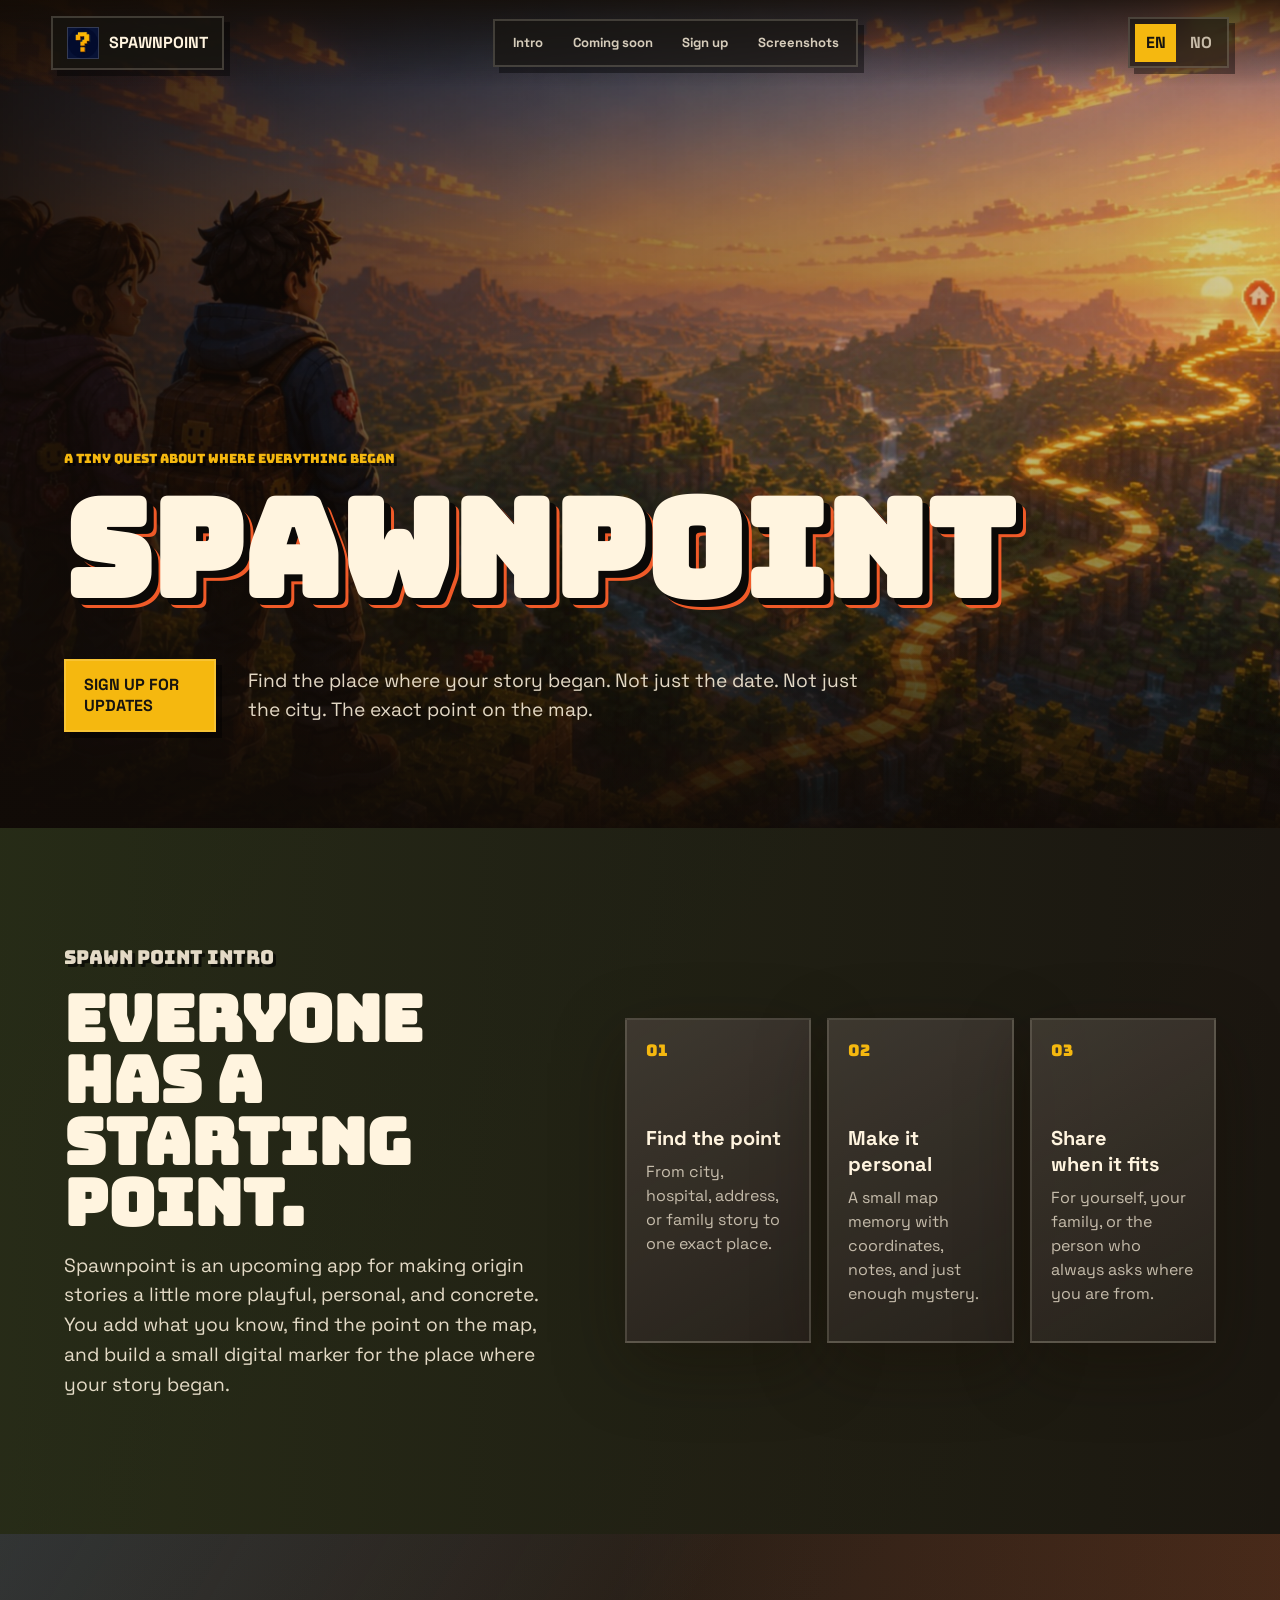
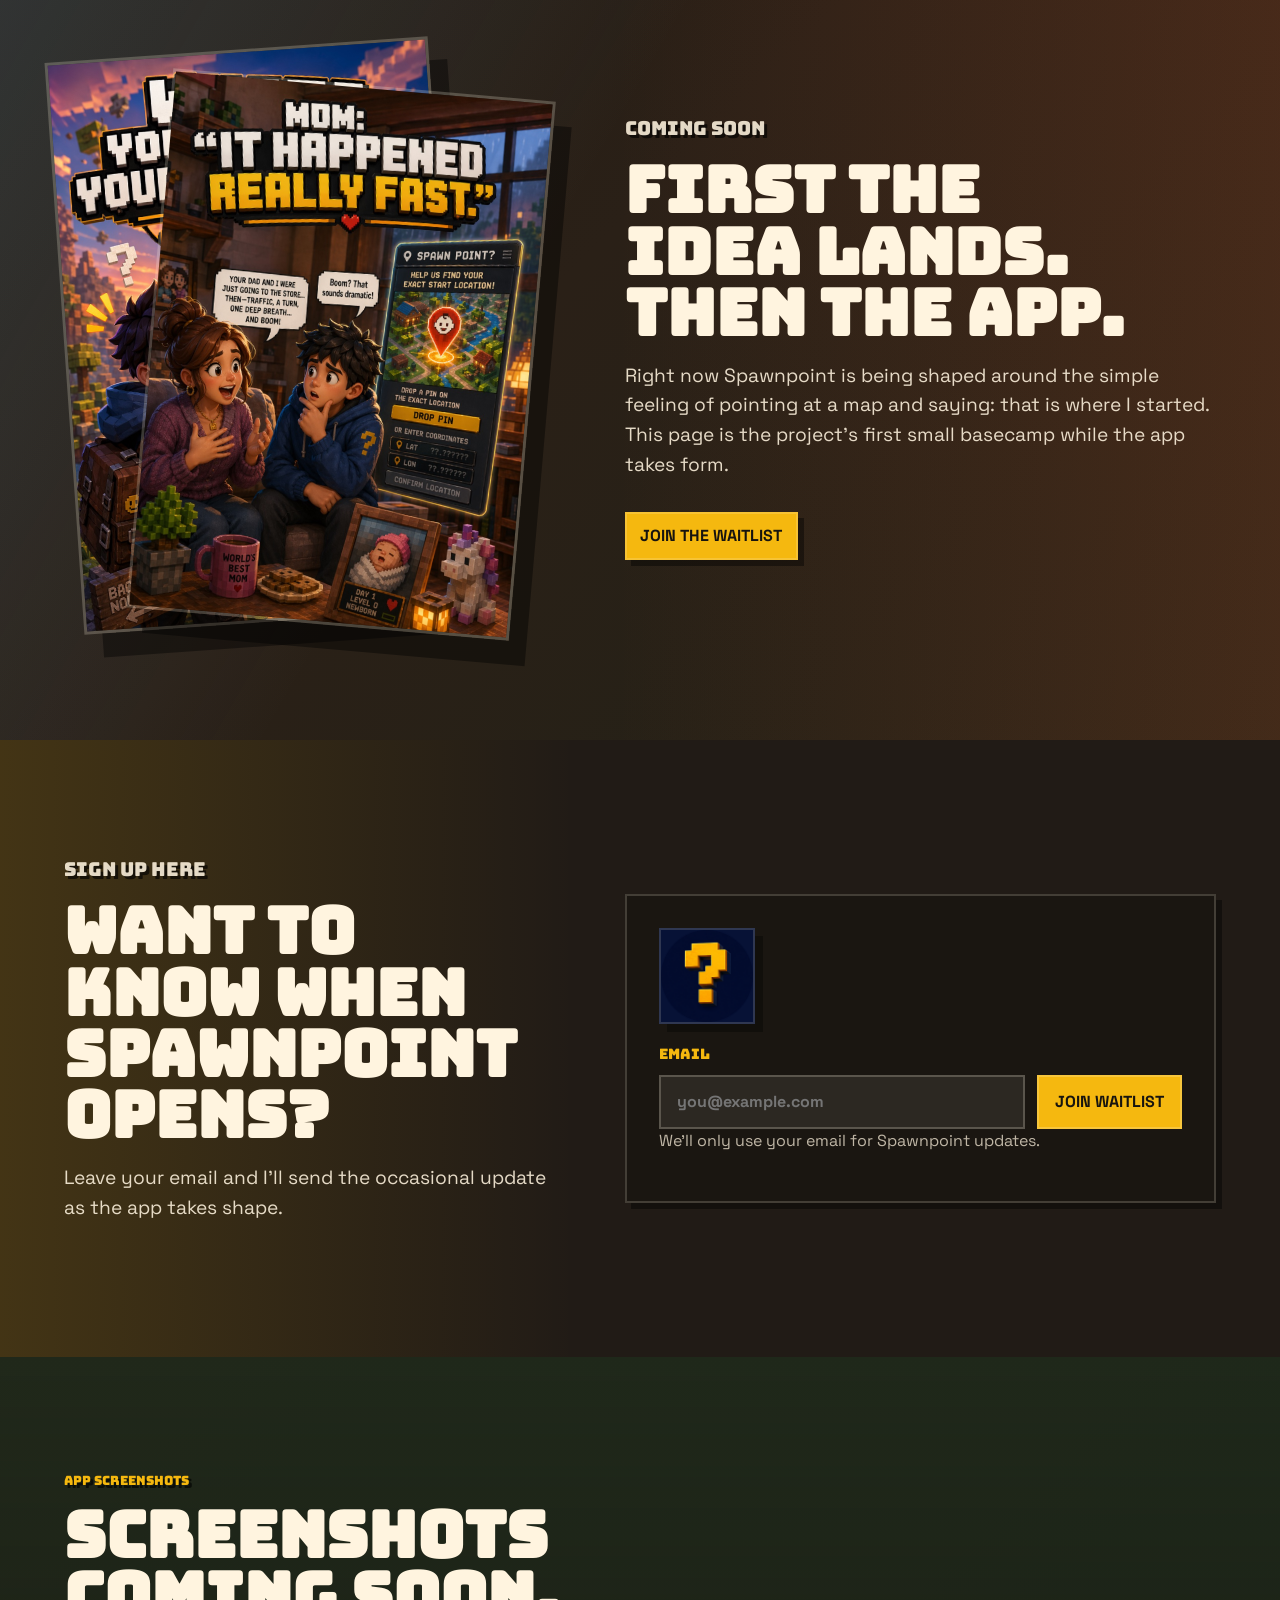
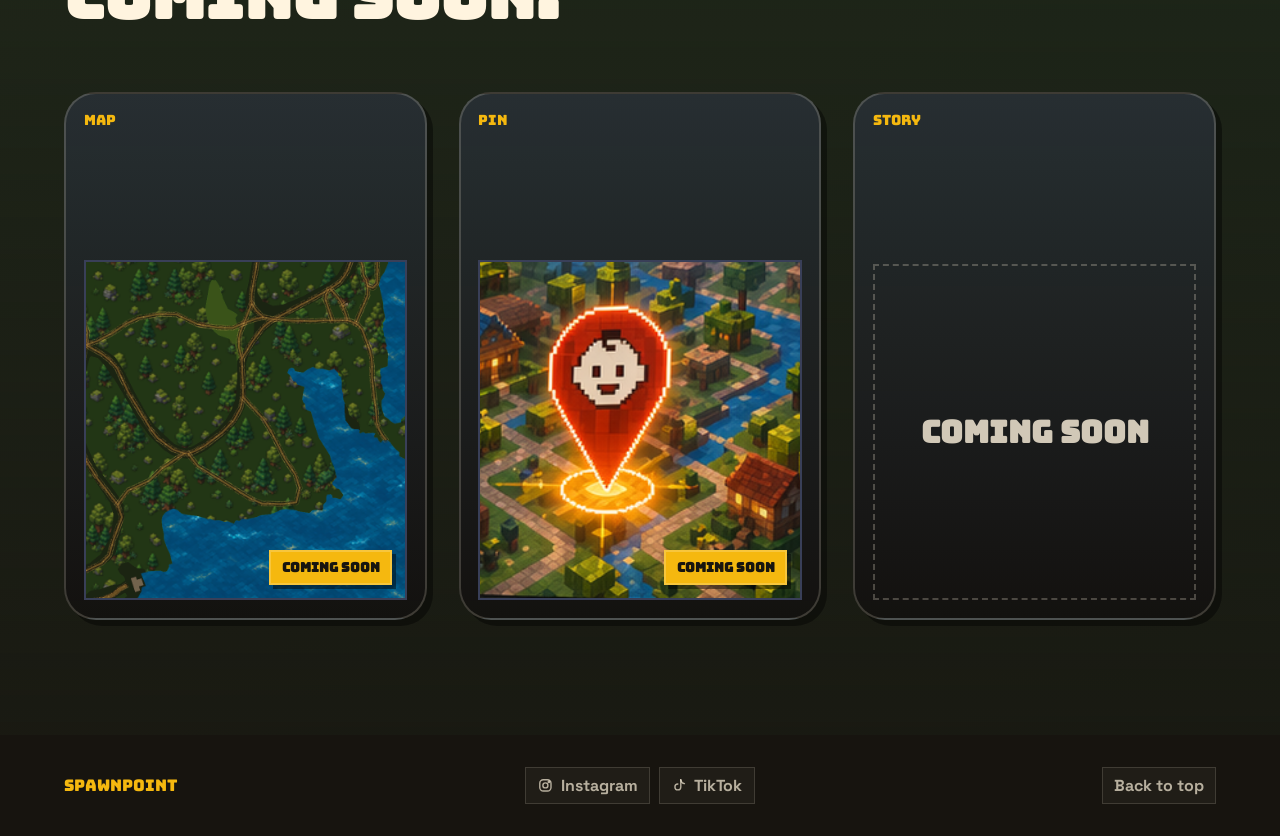
<file: index.html>
<!doctype html>
<html lang="en">
  <head>
    <meta charset="utf-8" />
    <meta name="viewport" content="width=device-width, initial-scale=1" />
    <meta
      name="description"
      content="Spawnpoint is an upcoming app for finding the place your story began."
      data-i18n-content="metaDescription"
    />
    <meta name="robots" content="index, follow" />
    <meta name="theme-color" content="#17140f" />
    <meta property="og:type" content="website" />
    <meta property="og:title" content="Spawnpoint | Where did your story begin?" />
    <meta
      property="og:description"
      content="Spawnpoint is an upcoming app for finding the place your story began."
    />
    <meta property="og:url" content="https://spawnpoint.online/" />
    <meta
      property="og:image"
      content="https://spawnpoint.online/assets/images/spawnpoint-hero.jpg"
    />
    <meta name="twitter:card" content="summary_large_image" />
    <meta name="twitter:title" content="Spawnpoint | Where did your story begin?" />
    <meta
      name="twitter:description"
      content="Spawnpoint is an upcoming app for finding the place your story began."
    />
    <meta
      name="twitter:image"
      content="https://spawnpoint.online/assets/images/spawnpoint-hero.jpg"
    />
    <title>Spawnpoint | Where did your story begin?</title>
    <link rel="canonical" href="https://spawnpoint.online/" />
    <link rel="manifest" href="site.webmanifest" />
    <link rel="preconnect" href="https://fonts.googleapis.com" />
    <link rel="preconnect" href="https://fonts.gstatic.com" crossorigin />
    <link
      href="https://fonts.googleapis.com/css2?family=Bungee&family=Space+Grotesk:wght@400;600;700&display=swap"
      rel="stylesheet"
    />
    <link rel="icon" href="assets/icons/icon-192.png" type="image/png" sizes="192x192" />
    <link rel="apple-touch-icon" href="assets/icons/apple-touch-icon.png" sizes="180x180" />
    <meta name="msapplication-TileImage" content="assets/icons/icon-512.png" />
    <link rel="stylesheet" href="styles.css" />
  </head>
  <body>
    <header class="site-header" aria-label="Top menu" data-i18n-aria-label="headerLabel">
      <a class="brand" href="#top" aria-label="Spawnpoint home" data-i18n-aria-label="brandLabel">
        <span class="brand-mark" aria-hidden="true">
          <img src="assets/icons/icon-192.png" alt="" />
        </span>
        <span>Spawnpoint</span>
      </a>
      <nav aria-label="Sections" data-i18n-aria-label="navLabel">
        <a href="#intro" data-i18n="navIntro">Intro</a>
        <a href="#soon" data-i18n="navSoon">Coming soon</a>
        <a href="#signup" data-i18n="navSignup">Sign up</a>
        <a href="#screens" data-i18n="navScreens">Screenshots</a>
      </nav>
      <div class="language-switch" role="group" aria-label="Language" data-i18n-aria-label="languageLabel">
        <button class="is-active" type="button" data-lang-option="en" aria-pressed="true">EN</button>
        <button type="button" data-lang-option="no" aria-pressed="false">NO</button>
      </div>
    </header>

    <main id="top">
      <section class="hero" aria-labelledby="hero-title">
        <img
          class="hero-media"
          src="assets/images/spawnpoint-hero.jpg"
          alt=""
          aria-hidden="true"
        />
        <div class="hero-shade" aria-hidden="true"></div>
        <div class="hero-content">
          <p class="kicker" data-i18n="heroKicker">A tiny quest about where everything began</p>
          <h1 id="hero-title">Spawnpoint</h1>
          <div class="hero-lower">
            <a class="button primary" href="#signup" data-i18n="heroPrimary">Sign up for updates</a>
            <p class="hero-copy" data-i18n="heroCopy">
              Find the place where your story began. Not just the date. Not just
              the city. The exact point on the map.
            </p>
          </div>
        </div>
      </section>

      <section class="intro-section" id="intro" aria-labelledby="intro-title">
        <div class="section-copy">
          <p class="section-label" data-i18n="introLabel">Spawn point intro</p>
          <h2 id="intro-title" data-i18n="introTitle">Everyone has a starting point.</h2>
          <p data-i18n="introCopy">
            Spawnpoint is an upcoming app for making origin stories a little
            more playful, personal, and concrete. You add your spawn story, find
            the point on the map, and build a small digital marker for the
            place where your origin story began.
          </p>
        </div>
        <div class="signal-grid" aria-label="Core ideas" data-i18n-aria-label="ideasLabel">
          <article>
            <span>01</span>
            <h3 data-i18n="ideaOneTitle">Find the point</h3>
            <p data-i18n="ideaOneCopy">From city, hospital, address, or family story to one exact place.</p>
          </article>
          <article>
            <span>02</span>
            <h3 data-i18n="ideaTwoTitle">Make it personal</h3>
            <p data-i18n="ideaTwoCopy">A small map memory with coordinates, notes, and just enough mystery.</p>
          </article>
          <article>
            <span>03</span>
            <h3 data-i18n="ideaThreeTitle">Share when it fits</h3>
            <p data-i18n="ideaThreeCopy">For yourself, your family, or the person who always asks where you are from.</p>
          </article>
        </div>
      </section>

      <section class="soon-section" id="soon" aria-labelledby="soon-title">
        <div class="poster-stack" aria-hidden="true">
          <img src="assets/images/spawnpoint-origin-poster.jpg" alt="" />
          <img src="assets/images/spawnpoint-fast-poster.jpg" alt="" />
        </div>
        <div class="section-copy">
          <p class="section-label" data-i18n="soonLabel">Coming soon</p>
          <h2 id="soon-title" data-i18n="soonTitle">Mobile app under development.</h2>
          <p data-i18n="soonCopy">
            Right now Spawnpoint is being shaped around the simple feeling of
            pointing at a map diving into origin stories. This page is
            the project's first small basecamp while the app takes form.
          </p>
          <div class="status-row" aria-label="Waitlist" data-i18n-aria-label="statusLabel">
            <a class="status-cta" href="#signup" data-i18n="statusWaitlist">Join the waitlist</a>
          </div>
        </div>
      </section>

      <section class="signup-section" id="signup" aria-labelledby="signup-title">
        <div class="signup-copy">
          <p class="section-label" data-i18n="signupLabel">Sign up here</p>
          <h2 id="signup-title" data-i18n="signupTitle">Want to know when Spawnpoint begins?</h2>
          <p data-i18n="signupCopy">
            Leave your email and I'll send the occasional update as the app takes shape.
          </p>
        </div>
        <form
          class="signup-form"
          id="waitlist-form"
          action="https://formcarry.com/s/arQi40sZeJz"
          method="POST"
          accept-charset="UTF-8"
          target="formcarry_hidden_iframe"
          aria-label="Interest list signup"
          data-i18n-aria-label="formLabel"
        >
          <div
            class="form-status"
            id="form-status"
            role="status"
            aria-live="polite"
            hidden
          ></div>
          <iframe
            class="form-frame"
            id="formcarry_iframe"
            name="formcarry_hidden_iframe"
            title="Form submission"
          ></iframe>
          <img class="signup-logo" src="assets/icons/icon-192.png" alt="" aria-hidden="true" />
          <input
            class="hp-field"
            type="text"
            name="company"
            data-spam-trap
            tabindex="-1"
            autocomplete="off"
            aria-hidden="true"
          />
          <input type="hidden" name="_gotcha" data-spam-trap value="" />
          <input type="hidden" name="_next" id="nextField" value="" />
          <input type="hidden" name="form_name" value="spawnpoint_waitlist" />
          <input type="hidden" name="project" value="Spawnpoint" />
          <input type="hidden" name="product" value="Spawnpoint" />
          <input type="hidden" name="source" value="spawnpoint_website" />
          <input type="hidden" name="intent" value="waitlist" />
          <input type="hidden" name="subject" value="Spawnpoint waitlist signup" />
          <input type="hidden" name="message" value="Spawnpoint waitlist signup" />
          <input type="hidden" name="tags" value="spawnpoint,waitlist,landing-page,coming-soon" />
          <input type="hidden" name="landing_url" id="landingUrlField" value="" />
          <input type="hidden" name="referrer" id="referrerField" value="" />
          <input type="hidden" name="page_language" id="pageLanguageField" value="en" />
          <input type="hidden" name="utm_source" id="utmSourceField" value="not_set" />
          <input type="hidden" name="utm_medium" id="utmMediumField" value="not_set" />
          <input type="hidden" name="utm_campaign" id="utmCampaignField" value="not_set" />
          <input type="hidden" name="utm_content" id="utmContentField" value="not_set" />
          <input type="hidden" name="utm_term" id="utmTermField" value="not_set" />
          <label for="email" data-i18n="emailLabel">Email</label>
          <div class="input-row">
            <input
              id="email"
              name="email"
              type="email"
              inputmode="email"
              maxlength="254"
              placeholder="you@example.com"
              required
            />
            <button type="submit" data-i18n="formButton">Join waitlist</button>
          </div>
          <p data-i18n="formNote">We'll only use your email for Spawnpoint updates.</p>
        </form>
      </section>

      <section class="screens-section" id="screens" aria-labelledby="screens-title">
        <div class="section-heading">
          <p class="section-label" data-i18n="screensLabel">App screenshots</p>
          <h2 id="screens-title" data-i18n="screensTitle">Screenshots coming soon.</h2>
        </div>
        <div class="phone-grid">
          <article class="phone-mock phone-mock--preview">
            <span data-i18n="phoneOneLabel">Map</span>
            <div class="phone-preview">
              <img
                src="assets/images/spawnpoint-map-preview.png"
                alt="Voxel-style forest map with roads and coastline"
                data-i18n-alt="mapPreviewAlt"
              />
              <strong data-i18n="phoneComingSoon">Coming soon</strong>
            </div>
          </article>
          <article class="phone-mock phone-mock--preview">
            <span data-i18n="phoneTwoLabel">Pin</span>
            <div class="phone-preview">
              <img
                src="assets/images/spawnpoint-pin-preview.png"
                alt="Red Spawnpoint pin centered on a voxel map"
                data-i18n-alt="pinPreviewAlt"
              />
              <strong data-i18n="phoneComingSoon">Coming soon</strong>
            </div>
          </article>
          <article class="phone-mock">
            <span data-i18n="phoneThreeLabel">Story</span>
            <strong data-i18n="phoneComingSoon">Coming soon</strong>
          </article>
        </div>
      </section>
    </main>

    <footer>
      <span>Spawnpoint</span>
      <div class="footer-social" aria-label="Social links" data-i18n-aria-label="socialLinksLabel">
        <a
          href="https://www.instagram.com/spawnpoint.online/"
          target="_blank"
          rel="noopener noreferrer"
          aria-label="Follow Spawnpoint on Instagram"
          data-i18n-aria-label="instagramLabel"
        >
          <svg aria-hidden="true" viewBox="0 0 24 24">
            <rect x="4" y="4" width="16" height="16" rx="5" />
            <circle cx="12" cy="12" r="3.6" />
            <circle cx="17" cy="7" r="1" />
          </svg>
          Instagram
        </a>
        <a
          href="https://www.tiktok.com/@spawnpoint.online"
          target="_blank"
          rel="noopener noreferrer"
          aria-label="Follow Spawnpoint on TikTok"
          data-i18n-aria-label="tiktokLabel"
        >
          <svg aria-hidden="true" viewBox="0 0 24 24">
            <path d="M14 4v10.2a4.2 4.2 0 1 1-4.2-4.2" />
            <path d="M14 4c.5 3.2 2.4 5.1 5.2 5.4" />
          </svg>
          TikTok
        </a>
      </div>
      <a href="#top" data-i18n="footerTop">Back to top</a>
    </footer>
    <script type="application/ld+json">
      {
        "@context": "https://schema.org",
        "@graph": [
          {
            "@type": "Organization",
            "@id": "https://spawnpoint.online/#organization",
            "name": "Spawnpoint",
            "url": "https://spawnpoint.online/",
            "logo": "https://spawnpoint.online/assets/icons/icon-512.png",
            "sameAs": [
              "https://www.instagram.com/spawnpoint.online/",
              "https://www.tiktok.com/@spawnpoint.online"
            ]
          },
          {
            "@type": "WebSite",
            "@id": "https://spawnpoint.online/#website",
            "name": "Spawnpoint",
            "url": "https://spawnpoint.online/",
            "description": "Spawnpoint is an upcoming app for finding the exact place your story began.",
            "inLanguage": ["en", "no"],
            "publisher": {
              "@id": "https://spawnpoint.online/#organization"
            }
          }
        ]
      }
    </script>
    <script src="script.js"></script>
  </body>
</html>
</file>
<file: styles.css>
:root {
  --ink: #17140f;
  --coal: #211b16;
  --ember: #f05a28;
  --gold: #f5b80f;
  --heart: #e5382d;
  --moss: #597a32;
  --sky: #74a7c7;
  --paper: #fff4df;
  --bone: #f7ead4;
  --line: rgba(255, 244, 223, 0.24);
  --shadow: 0 22px 70px rgba(20, 12, 4, 0.34);
  font-family: "Space Grotesk", "Avenir Next", "Trebuchet MS", sans-serif;
  color: var(--paper);
  background: var(--ink);
}

* {
  box-sizing: border-box;
}

html {
  scroll-behavior: smooth;
}

body {
  margin: 0;
  min-width: 320px;
  background:
    radial-gradient(circle at top left, rgba(240, 90, 40, 0.18), transparent 36rem),
    linear-gradient(135deg, #17140f 0%, #2a2017 46%, #172416 100%);
}

body::before {
  position: fixed;
  inset: 0;
  z-index: -1;
  pointer-events: none;
  content: "";
  opacity: 0.18;
  background-image:
    linear-gradient(rgba(255, 244, 223, 0.08) 1px, transparent 1px),
    linear-gradient(90deg, rgba(255, 244, 223, 0.08) 1px, transparent 1px);
  background-size: 28px 28px;
  mask-image: linear-gradient(to bottom, black, transparent 74%);
}

a {
  color: inherit;
  text-decoration: none;
}

img {
  display: block;
  max-width: 100%;
}

.site-header {
  position: fixed;
  top: 0;
  left: 0;
  right: 0;
  z-index: 10;
  display: flex;
  align-items: center;
  justify-content: space-between;
  gap: 1rem;
  padding: 1rem clamp(1rem, 4vw, 3.5rem);
  background: linear-gradient(to bottom, rgba(20, 12, 4, 0.82), rgba(20, 12, 4, 0));
}

.brand,
.site-header nav,
.language-switch,
.button,
.status-cta,
.phone-mock,
.signup-form {
  border: 2px solid rgba(255, 244, 223, 0.18);
  box-shadow: 6px 6px 0 rgba(0, 0, 0, 0.42);
}

.brand {
  display: inline-flex;
  align-items: center;
  gap: 0.65rem;
  padding: 0.55rem 0.85rem;
  color: var(--paper);
  background: rgba(23, 20, 15, 0.82);
  font-weight: 800;
  text-transform: uppercase;
}

.brand-mark {
  display: grid;
  width: 2rem;
  height: 2rem;
  overflow: hidden;
  place-items: center;
  border: 1px solid rgba(255, 244, 223, 0.18);
  background: #071236;
}

.brand-mark img {
  width: 100%;
  height: 100%;
  object-fit: cover;
}

.site-header nav {
  display: flex;
  gap: 0.25rem;
  padding: 0.3rem;
  background: rgba(23, 20, 15, 0.68);
  backdrop-filter: blur(12px);
}

.site-header nav a {
  padding: 0.55rem 0.8rem;
  color: rgba(255, 244, 223, 0.82);
  font-size: 0.82rem;
  font-weight: 700;
}

.site-header nav a:hover {
  color: var(--ink);
  background: var(--gold);
}

.language-switch {
  display: inline-flex;
  gap: 0.25rem;
  padding: 0.3rem;
  background: rgba(23, 20, 15, 0.68);
  backdrop-filter: blur(12px);
}

.language-switch button {
  min-width: 2.6rem;
  min-height: 2.35rem;
  border: 0;
  color: rgba(255, 244, 223, 0.72);
  background: transparent;
  font: inherit;
  font-weight: 900;
  cursor: pointer;
}

.language-switch button:hover,
.language-switch button.is-active {
  color: var(--ink);
  background: var(--gold);
}

.hero {
  position: relative;
  display: grid;
  min-height: 92svh;
  overflow: hidden;
  align-items: end;
  padding: clamp(7rem, 12vw, 10rem) clamp(1rem, 5vw, 5rem) clamp(3rem, 8vw, 6rem);
  isolation: isolate;
}

.hero-media,
.hero-shade {
  position: absolute;
  inset: 0;
}

.hero-media {
  z-index: -3;
  width: 100%;
  height: 100%;
  object-fit: cover;
  object-position: center 38%;
  transform: scale(1.02);
  animation: settle-in 1000ms ease-out both;
}

.hero-shade {
  z-index: -2;
  background:
    linear-gradient(90deg, rgba(17, 11, 7, 0.9), rgba(17, 11, 7, 0.44) 48%, rgba(17, 11, 7, 0.16)),
    linear-gradient(0deg, rgba(17, 11, 7, 0.94), rgba(17, 11, 7, 0) 45%);
}

.hero-content {
  width: min(820px, 100%);
  animation: rise-in 720ms 160ms ease-out both;
}

.kicker,
.section-label {
  margin: 0 0 1rem;
  color: var(--gold);
  font-family: "Bungee", Impact, sans-serif;
  font-size: clamp(0.72rem, 1vw, 0.9rem);
  letter-spacing: 0;
  text-transform: uppercase;
  text-shadow: 3px 3px 0 rgba(0, 0, 0, 0.62);
}

h1,
h2,
h3,
p {
  margin-top: 0;
}

h1,
h2,
h3 {
  text-wrap: balance;
}

h1 {
  margin-top: clamp(0.8rem, 2vw, 1.45rem);
  margin-bottom: clamp(1.8rem, 4vw, 3rem);
  color: var(--paper);
  font-family: "Bungee", Impact, sans-serif;
  font-size: clamp(3.36rem, 11.2vw, 8.4rem);
  line-height: 0.9;
  letter-spacing: 0;
  text-shadow:
    7px 7px 0 #0b0907,
    10px 10px 0 var(--ember);
}

h2 {
  margin-bottom: 1rem;
  font-family: "Bungee", Impact, sans-serif;
  font-size: clamp(2.2rem, 5vw, 5rem);
  line-height: 0.96;
  letter-spacing: 0;
}

h3 {
  margin-bottom: 0.6rem;
  font-size: 1.25rem;
}

.hero-copy,
.section-copy p,
.signup-copy p {
  max-width: 42rem;
  color: rgba(255, 244, 223, 0.88);
  font-size: clamp(1.1rem, 1.5vw, 1.35rem);
  line-height: 1.55;
}

.hero-lower {
  display: flex;
  align-items: center;
  gap: clamp(1rem, 2.5vw, 2rem);
}

.hero-lower .hero-copy {
  margin-bottom: 0;
}

.button {
  display: inline-flex;
  min-height: 3.25rem;
  align-items: center;
  justify-content: center;
  padding: 0.85rem 1.15rem;
  font-weight: 800;
  text-transform: uppercase;
  transition:
    transform 180ms ease,
    box-shadow 180ms ease;
}

.button:hover {
  transform: translate(-2px, -2px);
  box-shadow: 9px 9px 0 rgba(0, 0, 0, 0.44);
}

.button.primary {
  color: var(--ink);
  background: var(--gold);
}

section:not(.hero) {
  padding: clamp(4rem, 9vw, 8rem) clamp(1rem, 5vw, 5rem);
}

.intro-section,
.soon-section,
.signup-section {
  display: grid;
  grid-template-columns: minmax(0, 0.9fr) minmax(320px, 1.1fr);
  gap: clamp(2rem, 6vw, 5rem);
  align-items: center;
}

.intro-section {
  background:
    linear-gradient(90deg, rgba(89, 122, 50, 0.22), transparent),
    rgba(23, 20, 15, 0.76);
}

.signal-grid {
  display: grid;
  grid-template-columns: repeat(3, minmax(0, 1fr));
  gap: 1rem;
}

.signal-grid article {
  min-height: 17rem;
  padding: 1.2rem;
  border: 2px solid rgba(255, 244, 223, 0.16);
  background:
    linear-gradient(150deg, rgba(255, 244, 223, 0.13), rgba(255, 244, 223, 0.03)),
    rgba(33, 27, 22, 0.86);
  box-shadow: var(--shadow);
}

.signal-grid span {
  display: inline-block;
  margin-bottom: 4rem;
  color: var(--gold);
  font-family: "Bungee", Impact, sans-serif;
}

.signal-grid p,
.signup-form p {
  color: rgba(255, 244, 223, 0.72);
  line-height: 1.5;
}

.soon-section {
  overflow: hidden;
  background:
    linear-gradient(120deg, rgba(116, 167, 199, 0.18), transparent 42%),
    linear-gradient(270deg, rgba(240, 90, 40, 0.16), transparent 52%);
}

.poster-stack {
  position: relative;
  min-height: 36rem;
}

.poster-stack img {
  position: absolute;
  width: min(42vw, 24rem);
  max-width: 82%;
  border: 3px solid rgba(255, 244, 223, 0.22);
  box-shadow: 18px 24px 0 rgba(0, 0, 0, 0.42);
}

.poster-stack img:first-child {
  left: 0;
  top: 0;
  transform: rotate(-4deg);
}

.poster-stack img:last-child {
  right: 3%;
  bottom: 0;
  transform: rotate(5deg);
}

.status-row {
  display: flex;
  flex-wrap: wrap;
  gap: 0.75rem;
  margin-top: 2rem;
}

.status-cta {
  display: inline-flex;
  align-items: center;
  justify-content: center;
  min-height: 3rem;
  padding: 0.65rem 0.85rem;
  color: var(--ink);
  background: var(--gold);
  font-weight: 800;
  text-transform: uppercase;
  transition:
    transform 180ms ease,
    box-shadow 180ms ease;
}

.status-cta:hover {
  transform: translate(-2px, -2px);
  box-shadow: 9px 9px 0 rgba(0, 0, 0, 0.44);
}

.signup-section {
  background:
    linear-gradient(90deg, rgba(245, 184, 15, 0.16), transparent 45%),
    #211b16;
}

.signup-form {
  padding: clamp(1rem, 3vw, 2rem);
  background: rgba(23, 20, 15, 0.7);
}

.form-status {
  padding: 0.95rem 1rem;
  border: 2px solid rgba(255, 244, 223, 0.18);
  margin-bottom: 1rem;
  background: rgba(23, 20, 15, 0.7);
  box-shadow: 6px 6px 0 rgba(0, 0, 0, 0.34);
  color: rgba(255, 244, 223, 0.88);
  font-weight: 800;
}

.form-status[data-kind="success"] {
  border-color: rgba(245, 184, 15, 0.5);
  background: rgba(245, 184, 15, 0.12);
}

.form-status[data-kind="error"] {
  border-color: rgba(229, 56, 45, 0.56);
  background: rgba(229, 56, 45, 0.12);
}

.form-frame {
  display: none;
}

.hp-field {
  position: absolute;
  left: -10000px;
  width: 1px;
  height: 1px;
  opacity: 0;
  pointer-events: none;
}

.signup-logo {
  width: clamp(4.25rem, 9vw, 6rem);
  height: clamp(4.25rem, 9vw, 6rem);
  margin-bottom: 1.25rem;
  border: 2px solid rgba(255, 244, 223, 0.16);
  background: #071236;
  box-shadow: 8px 8px 0 rgba(0, 0, 0, 0.34);
}

.signup-form label {
  display: block;
  margin-bottom: 0.75rem;
  color: var(--gold);
  font-family: "Bungee", Impact, sans-serif;
  font-size: 0.9rem;
  text-transform: uppercase;
}

.input-row {
  display: grid;
  grid-template-columns: minmax(0, 1fr) auto;
  gap: 0.75rem;
}

.input-row input,
.input-row button {
  min-height: 3.4rem;
  border: 2px solid rgba(255, 244, 223, 0.22);
  font: inherit;
  font-weight: 800;
}

.input-row input {
  width: 100%;
  min-width: 0;
  padding: 0 1rem;
  color: rgba(255, 244, 223, 0.75);
  background: rgba(255, 244, 223, 0.08);
}

.input-row button {
  padding: 0 1rem;
  color: var(--ink);
  background: var(--gold);
  cursor: pointer;
  text-transform: uppercase;
}

.input-row button:disabled {
  cursor: not-allowed;
  opacity: 0.62;
}

.screens-section {
  background:
    linear-gradient(180deg, rgba(23, 20, 15, 0), rgba(23, 20, 15, 0.72)),
    rgba(31, 42, 27, 0.82);
}

.section-heading {
  max-width: 58rem;
  margin-bottom: clamp(2rem, 5vw, 4rem);
}

.phone-grid {
  display: grid;
  grid-template-columns: repeat(3, minmax(0, 1fr));
  gap: clamp(1rem, 3vw, 2rem);
}

.phone-mock {
  display: grid;
  min-height: 33rem;
  align-content: space-between;
  padding: 1.1rem;
  border-radius: 2rem;
  background:
    linear-gradient(180deg, rgba(116, 167, 199, 0.18), rgba(0, 0, 0, 0.12)),
    #161411;
}

.phone-mock span {
  color: var(--gold);
  font-family: "Bungee", Impact, sans-serif;
  font-size: 0.88rem;
  text-transform: uppercase;
}

.phone-mock strong {
  display: grid;
  min-height: 21rem;
  place-items: center;
  border: 2px dashed rgba(255, 244, 223, 0.24);
  color: rgba(255, 244, 223, 0.8);
  font-family: "Bungee", Impact, sans-serif;
  font-size: clamp(1.4rem, 2.4vw, 2rem);
  text-align: center;
  text-transform: uppercase;
}

.phone-preview {
  position: relative;
  display: grid;
  min-height: 21rem;
  overflow: hidden;
  place-items: center;
  border: 2px solid rgba(255, 244, 223, 0.2);
  background: #071236;
}

.phone-preview img {
  width: 100%;
  height: 100%;
  min-height: 21rem;
  object-fit: cover;
  object-position: center;
}

.phone-preview strong {
  position: absolute;
  right: 0.8rem;
  bottom: 0.8rem;
  min-height: auto;
  padding: 0.45rem 0.65rem;
  border: 2px solid rgba(255, 244, 223, 0.22);
  color: var(--ink);
  background: var(--gold);
  box-shadow: 4px 4px 0 rgba(0, 0, 0, 0.44);
  font-size: 0.82rem;
}

footer {
  display: flex;
  align-items: center;
  justify-content: space-between;
  gap: 1rem;
  padding: 2rem clamp(1rem, 5vw, 5rem);
  color: rgba(255, 244, 223, 0.68);
  background: #17140f;
}

footer span {
  color: var(--gold);
  font-family: "Bungee", Impact, sans-serif;
}

.footer-social {
  display: flex;
  flex-wrap: wrap;
  align-items: center;
  justify-content: center;
  gap: 0.55rem;
}

.footer-social a,
footer > a {
  display: inline-flex;
  align-items: center;
  gap: 0.42rem;
  padding: 0.45rem 0.7rem;
  border: 1px solid rgba(255, 244, 223, 0.14);
  background: rgba(255, 244, 223, 0.04);
  font-weight: 800;
}

.footer-social svg {
  width: 1.05rem;
  height: 1.05rem;
  fill: none;
  stroke: currentColor;
  stroke-linecap: round;
  stroke-linejoin: round;
  stroke-width: 2;
}

.footer-social a:hover,
footer > a:hover {
  color: var(--ink);
  border-color: var(--gold);
  background: var(--gold);
}

@keyframes rise-in {
  from {
    opacity: 0;
    transform: translateY(24px);
  }
  to {
    opacity: 1;
    transform: translateY(0);
  }
}

@keyframes settle-in {
  from {
    filter: saturate(0.85) blur(4px);
    transform: scale(1.06);
  }
  to {
    filter: saturate(1) blur(0);
    transform: scale(1.02);
  }
}

@media (max-width: 920px) {
  .site-header {
    position: absolute;
  }

  .site-header nav {
    display: none;
  }

  .hero {
    min-height: 90svh;
  }

  .hero-media {
    object-position: 55% center;
  }

  .hero-shade {
    background:
      linear-gradient(0deg, rgba(17, 11, 7, 0.96), rgba(17, 11, 7, 0.28) 74%),
      linear-gradient(90deg, rgba(17, 11, 7, 0.82), rgba(17, 11, 7, 0.16));
  }

  .intro-section,
  .soon-section,
  .signup-section {
    grid-template-columns: 1fr;
  }

  .signal-grid,
  .phone-grid {
    grid-template-columns: 1fr;
  }

  .signal-grid article {
    min-height: auto;
  }

  .signal-grid span {
    margin-bottom: 2rem;
  }

  .poster-stack {
    min-height: 34rem;
    order: 2;
  }

  .poster-stack img {
    width: min(72vw, 20rem);
  }
}

@media (max-width: 560px) {
  .hero-lower,
  .input-row,
  footer {
    align-items: stretch;
    grid-template-columns: 1fr;
  }

  .hero-lower,
  footer {
    flex-direction: column;
  }

  h1 {
    font-size: clamp(3.35rem, 18vw, 5.8rem);
    text-shadow:
      5px 5px 0 #0b0907,
      7px 7px 0 var(--ember);
  }

  .button,
  .input-row button {
    width: 100%;
  }

  .poster-stack {
    min-height: 27rem;
  }

  .phone-mock {
    min-height: 28rem;
  }
}
</file>
